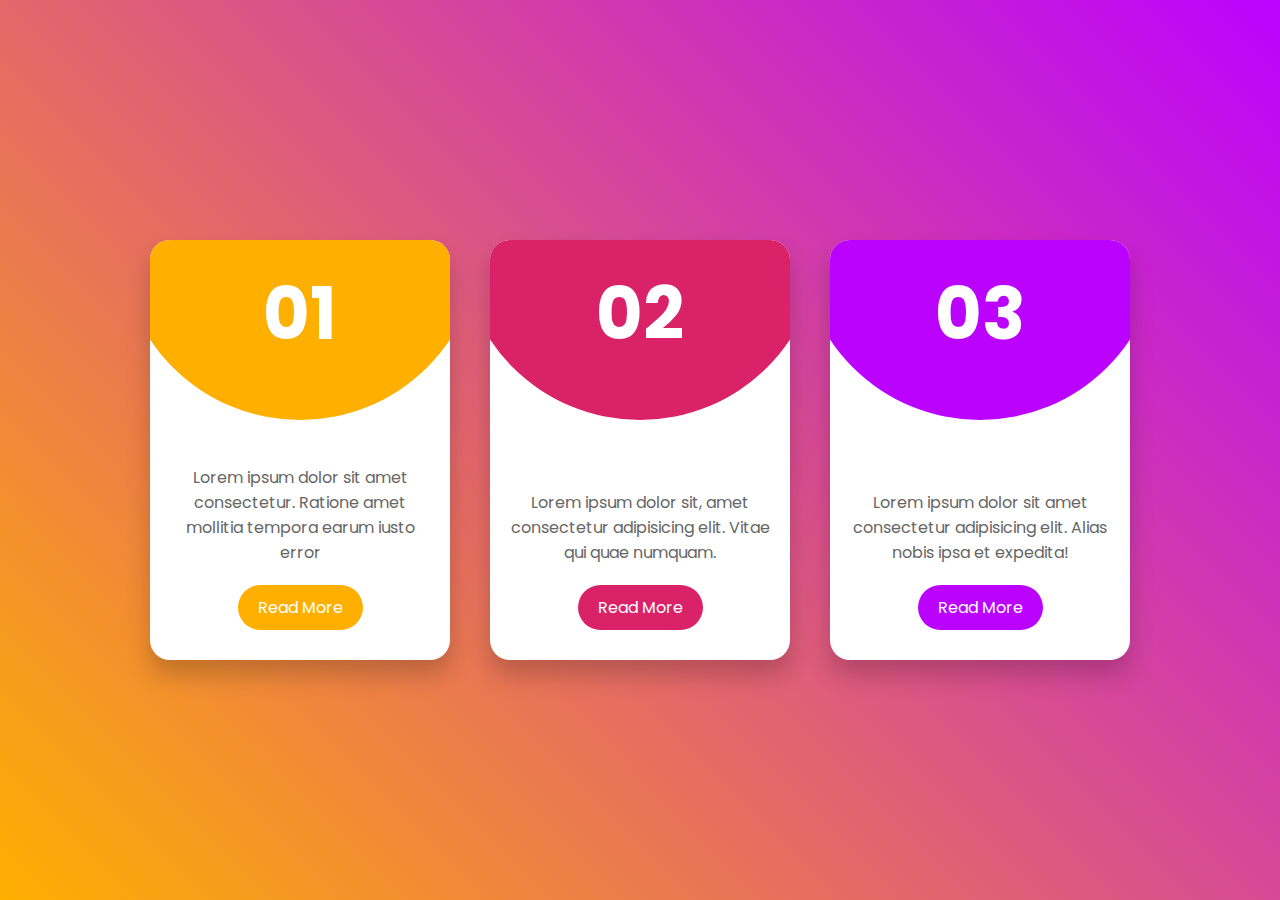
<file: index.html>
<!DOCTYPE html>
<html lang="en">
<head>
    <meta charset="UTF-8">
    <meta http-equiv="X-UA-Compatible" content="IE=edge">
    <meta name="viewport" content="width=device-width, initial-scale=1.0">
    <title>CSS Card Hover Effects</title>
    <link rel="stylesheet" href="style.css">
</head>
<body>
    <div class="container">
        <div class="card">
            <div class="circle">
                <h2>01</h2>
            </div>
            <div class="content">
                <p>Lorem ipsum dolor sit amet consectetur. Ratione amet mollitia tempora earum iusto error</p>
                <a href="#">Read More</a>
            </div>
        </div>
        <div class="card">
            <div class="circle">
                <h2>02</h2>
            </div>
            <div class="content">
                <p>Lorem ipsum dolor sit, amet consectetur adipisicing elit. Vitae qui quae numquam.</p>
                <a href="#">Read More</a>
            </div>
        </div>
        <div class="card">
            <div class="circle">
                <h2>03</h2>
            </div>
            <div class="content">
                <p>Lorem ipsum dolor sit amet consectetur adipisicing elit. Alias nobis ipsa et expedita!</p>
                <a href="#">Read More</a>
            </div>
        </div>
    </div>
</body>
</html>
</file>
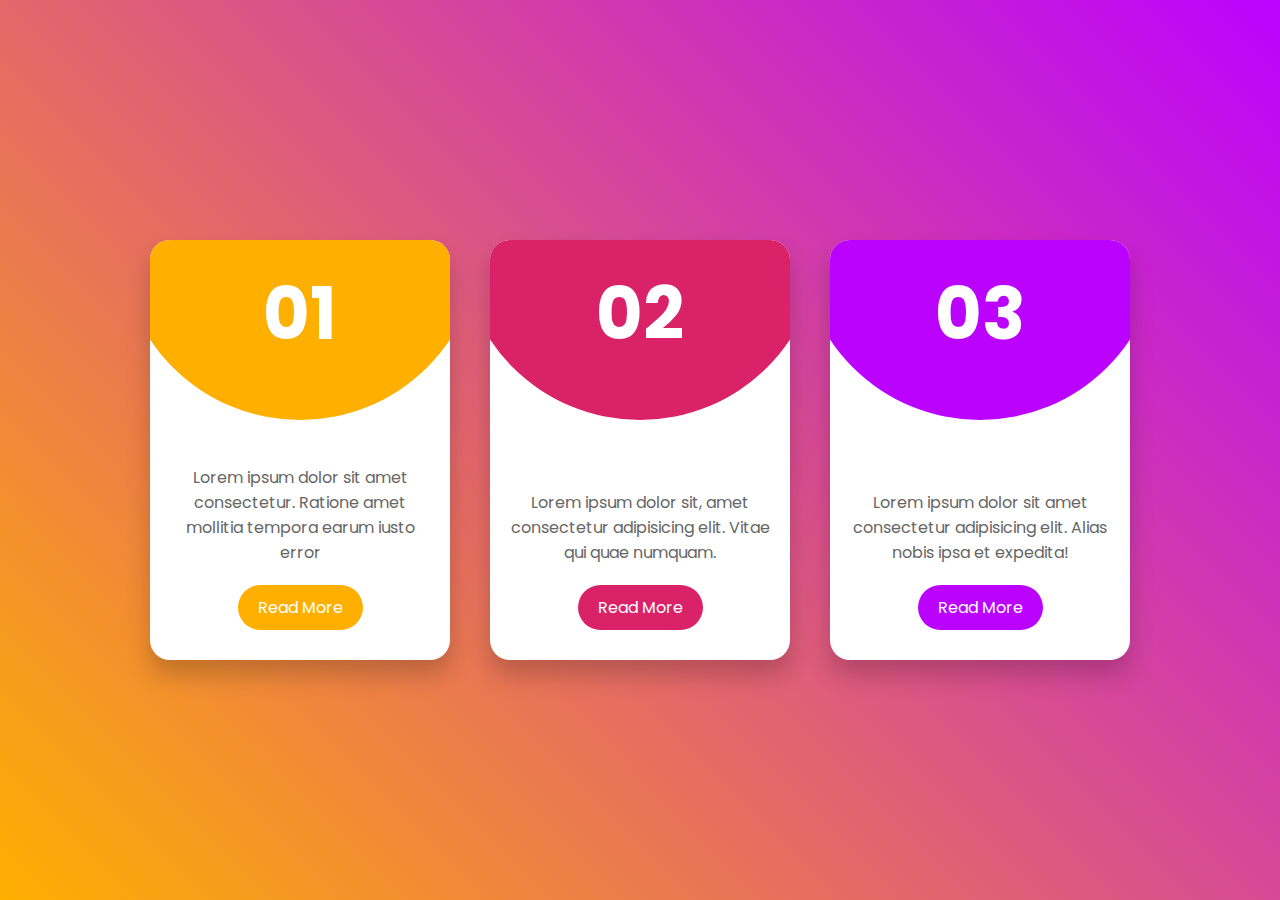
<file: 10.17/index.html>
<!DOCTYPE html>
<html lang="en">
<head>
    <meta charset="UTF-8">
    <meta http-equiv="X-UA-Compatible" content="IE=edge">
    <meta name="viewport" content="width=device-width, initial-scale=1.0">
    <title>CSS Card Hover Effects</title>
    <link rel="stylesheet" href="style.css">
</head>
<body>
    <div class="container">
        <div class="card">
            <div class="circle">
                <h2>01</h2>
            </div>
            <div class="content">
                <p>Lorem ipsum dolor sit amet consectetur. Ratione amet mollitia tempora earum iusto error</p>
                <a href="#">Read More</a>
            </div>
        </div>
        <div class="card">
            <div class="circle">
                <h2>02</h2>
            </div>
            <div class="content">
                <p>Lorem ipsum dolor sit, amet consectetur adipisicing elit. Vitae qui quae numquam.</p>
                <a href="#">Read More</a>
            </div>
        </div>
        <div class="card">
            <div class="circle">
                <h2>03</h2>
            </div>
            <div class="content">
                <p>Lorem ipsum dolor sit amet consectetur adipisicing elit. Alias nobis ipsa et expedita!</p>
                <a href="#">Read More</a>
            </div>
        </div>
    </div>
</body>
</html>
</file>
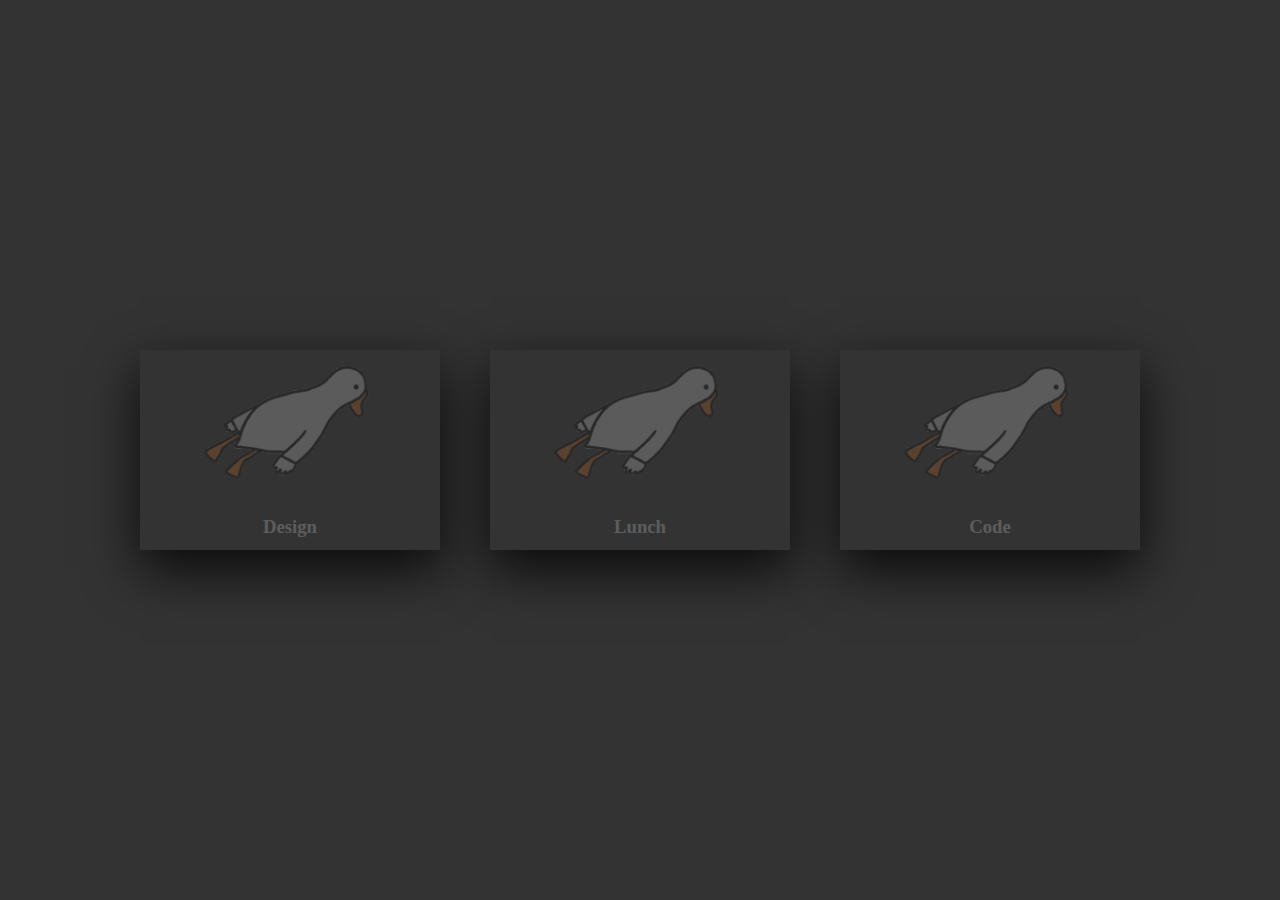
<file: 10.17/index1.html>
<!DOCTYPE html>
<html lang="en">
<head>
    <meta charset="UTF-8">
    <meta http-equiv="X-UA-Compatible" content="IE=edge">
    <meta name="viewport" content="width=device-width, initial-scale=1.0">
    <title>CSS Card Hover Effects</title>
    <link rel="stylesheet" href="style1.css">
</head>
<body>
    <div class="container">
        <div class="card">
            <div class="face face1">
                <div class="content">
                    <img src="images1/design.png" alt="">
                    <h3>Design</h3>
                </div>
            </div>
            <div class="face face2">
                <div class="content">
                    <p>Lorem ipsum dolor sit amet consectetur. Ratione amet mollitia tempora earum iusto error</p>
                    <a href="#">Read More</a>
                </div>
            </div>
        </div>
        <div class="card">
            <div class="face face1">
                <div class="content">
                    <img src="images1/design.png" alt="">
                    <h3>Lunch</h3>
                </div>
            </div>
            <div class="face face2">
                <div class="content">
                    <p>Lorem ipsum dolor sit amet consectetur. Ratione amet mollitia tempora earum iusto error</p>
                    <a href="#">Read More</a>
                </div>
            </div>
        </div>
        <div class="card">
            <div class="face face1">
                <div class="content">
                    <img src="images1/design.png" alt="">
                    <h3>Code</h3>
                </div>
            </div>
            <div class="face face2">
                <div class="content">
                    <p>Lorem ipsum dolor sit amet consectetur. Ratione amet mollitia tempora earum iusto error</p>
                    <a href="#">Read More</a>
                </div>
            </div>
        </div>
    </div>
</body>
</html>
</file>
<file: style.css>
@import url('https://fonts.googleapis.com/css2?family=Poppins:wght@100;200;300;400;500;600;700&display=swap');
*{
    margin: 0;
    padding: 0;
    font-family: 'Poppins', sans-serif;
    box-sizing: border-box;
}
body {
    display: flex;
    justify-content: center;
    align-items: center;
    /*设置body的最小高度  Vh:相对于视框的高度：视框高度是100Vh vw相对于视框的宽度。*/
    /* 设置了最小高度 卡片就在中间啦。*/
    min-height: 100vh; 
    background: linear-gradient(45deg, #ffaf00, #bb02ff);
    /*设置背景固定，不会随着其余部分的滚动而滚动。*/
    background-attachment: fixed;
}
.container {
    position: relative;
    width: 1150px;
    padding: 20px;
    display: flex;
    justify-content: center;
    align-items: center;
    /*灵活的项目在必要的时候拆行或拆列。*/
    flex-wrap: wrap;
}
.container .card {
    position: relative;
    width: 300px;
    height: 420px;
    background: #fff;
    margin: 20px;
    border-radius: 20px;
    /*  */
    overflow: hidden;
    /*  */
    box-shadow: 0 15px 25px rgba(0,0, 0, 0.2);
    /*  */
    transition: 0.5s;
}
/* 在容器悬停时 card的效果 */
.container:hover .card {
    /* 滤镜属性 给图像设置高斯模糊 */
    filter: blur(20px);
    /* 变换 规模变为原来的0.9倍 */
    transform: scale(0.9);
    /* 透明度减弱 */
    opacity: 0.5;
}
/* 在card悬停时 card的效果 */
.container .card:hover {
    filter: blur(0);
    transform: scale(1.1);
    opacity: 1;
}
.container .card .circle {
    position: relative;
    width: 100%;
    height: 100%;
    background: #000;
    /*  */
    clip-path: circle(180px at center 0);
    text-align: center;
}
.container .card .circle h2 {
    color: #fff;
    /* 单位 */
    font-size: 4.5em;
    padding: 20px 0;
}
.container .card .content {
    position: absolute;
    bottom: 10px;
    text-align: center;
    /*  */
    /* page-break-after: 20px; */
    padding: 20px;
}
.container .card .content p {
    color: #666;
}

.container .card .content a {
    position: relative;
    /*  */
    display: inline-block;
    background: #000;
    color: #fff;
    border-radius: 40px;
    padding: 10px 20px;
    text-decoration: none;
    margin-top: 20px;
}
.container .card:nth-child(1) .circle,
.container .card:nth-child(1) .content a {
    background: #ffaf00;
}
.container .card:nth-child(2) .circle,
.container .card:nth-child(2) .content a {
    background: #da2268;
}
.container .card:nth-child(3) .circle,
.container .card:nth-child(3) .content a {
    background: #bb02ff;
}
</file>
<file: 10.17/style.css>
@import url('https://fonts.googleapis.com/css2?family=Poppins:wght@100;200;300;400;500;600;700&display=swap');
*{
    margin: 0;
    padding: 0;
    font-family: 'Poppins', sans-serif;
    box-sizing: border-box;
}
body {
    display: flex;
    justify-content: center;
    align-items: center;
    /*设置body的最小高度  Vh:相对于视框的高度：视框高度是100Vh vw相对于视框的宽度。*/
    /* 设置了最小高度 卡片就在中间啦。*/
    min-height: 100vh; 
    background: linear-gradient(45deg, #ffaf00, #bb02ff);
    /*设置背景固定，不会随着其余部分的滚动而滚动。*/
    background-attachment: fixed;
}
.container {
    position: relative;
    width: 1150px;
    padding: 20px;
    display: flex;
    justify-content: center;
    align-items: center;
    /*灵活的项目在必要的时候拆行或拆列。*/
    flex-wrap: wrap;
}
.container .card {
    position: relative;
    width: 300px;
    height: 420px;
    background: #fff;
    margin: 20px;
    border-radius: 20px;
    /*  */
    overflow: hidden;
    /*  */
    box-shadow: 0 15px 25px rgba(0,0, 0, 0.2);
    /*  */
    transition: 0.5s;
}
/* 在容器悬停时 card的效果 */
.container:hover .card {
    /* 滤镜属性 给图像设置高斯模糊 */
    filter: blur(20px);
    /* 变换 规模变为原来的0.9倍 */
    transform: scale(0.9);
    /* 透明度减弱 */
    opacity: 0.5;
}
/* 在card悬停时 card的效果 */
.container .card:hover {
    filter: blur(0);
    transform: scale(1.1);
    opacity: 1;
}
.container .card .circle {
    position: relative;
    width: 100%;
    height: 100%;
    background: #000;
    /*  */
    clip-path: circle(180px at center 0);
    text-align: center;
}
.container .card .circle h2 {
    color: #fff;
    /* 单位 */
    font-size: 4.5em;
    padding: 20px 0;
}
.container .card .content {
    position: absolute;
    bottom: 10px;
    text-align: center;
    /*  */
    /* page-break-after: 20px; */
    padding: 20px;
}
.container .card .content p {
    color: #666;
}

.container .card .content a {
    position: relative;
    /*  */
    display: inline-block;
    background: #000;
    color: #fff;
    border-radius: 40px;
    padding: 10px 20px;
    text-decoration: none;
    margin-top: 20px;
}
.container .card:nth-child(1) .circle,
.container .card:nth-child(1) .content a {
    background: #ffaf00;
}
.container .card:nth-child(2) .circle,
.container .card:nth-child(2) .content a {
    background: #da2268;
}
.container .card:nth-child(3) .circle,
.container .card:nth-child(3) .content a {
    background: #bb02ff;
}
</file>
<file: 10.17/style1.css>
body {
    padding: 0;
    margin: 0;
    min-height: 100vh;
    font-family: consolas;
    display: flex;
    justify-content: center;
    align-items: center;
    background: #333;
}
.container {
    width: 1000px;
    position: relative;
    /* 为什么一定要设置相对定位 */
    display: flex;
    justify-content: space-between;
}
.container .card {
    position: relative;
}
.container .card .face {
    /* position: relative; */
    width: 300px;
    height: 200px;
    transition: 0.5s;
}
.container .card .face.face1 {
    /*  */
    background: #333;
    position: relative;
    display: flex;
    justify-content: center;
    align-items: center;
    /*  */
    z-index: 1;
    transform: translateY(100px);
}
.container .card:hover .face.face1{
    background: #ff0057;
    transform: translateY(0);
}
.container .card .face.face1 .content {
    opacity: 0.2;
    transition: 0.5s;
}
.container .card:hover .face.face1 .content {
    opacity: 1;
}
.container .card .face.face1 .content img{
    max-width: 200px;
}
.container .card .face.face1 .content h3{
    margin: 10px 0 20px;
    padding-bottom: 10px;
    color: #fff;
    text-align: center;

}
/* 有无空格 也很重要 */
.container .card .face.face2 {
    position: relative;
    background: #fff;
    display: flex;
    justify-content: center;
    align-items: center;
    padding: 20px;
    box-sizing: border-box;
    box-shadow: 0 20px 50px rgba(0,0,0,0.8);
    transform: translateY(-100px);
}
.container .card:hover .face.face2{
    transform: translateY(0);
}
.container .card .face.face2 .content p {
    margin: 0;
    padding: 0;
}
.container .card .face.face2 .content a {
    display: inline-block;
    margin: 15px 0 0;
    text-decoration: none;
    border: 1px solid #333;
    color: #333;
    font-weight: 900;
    padding: 5px;
}
.container .card .face.face2 .content a:hover{
    background: #333;
    color: #fff;
}
</file>
